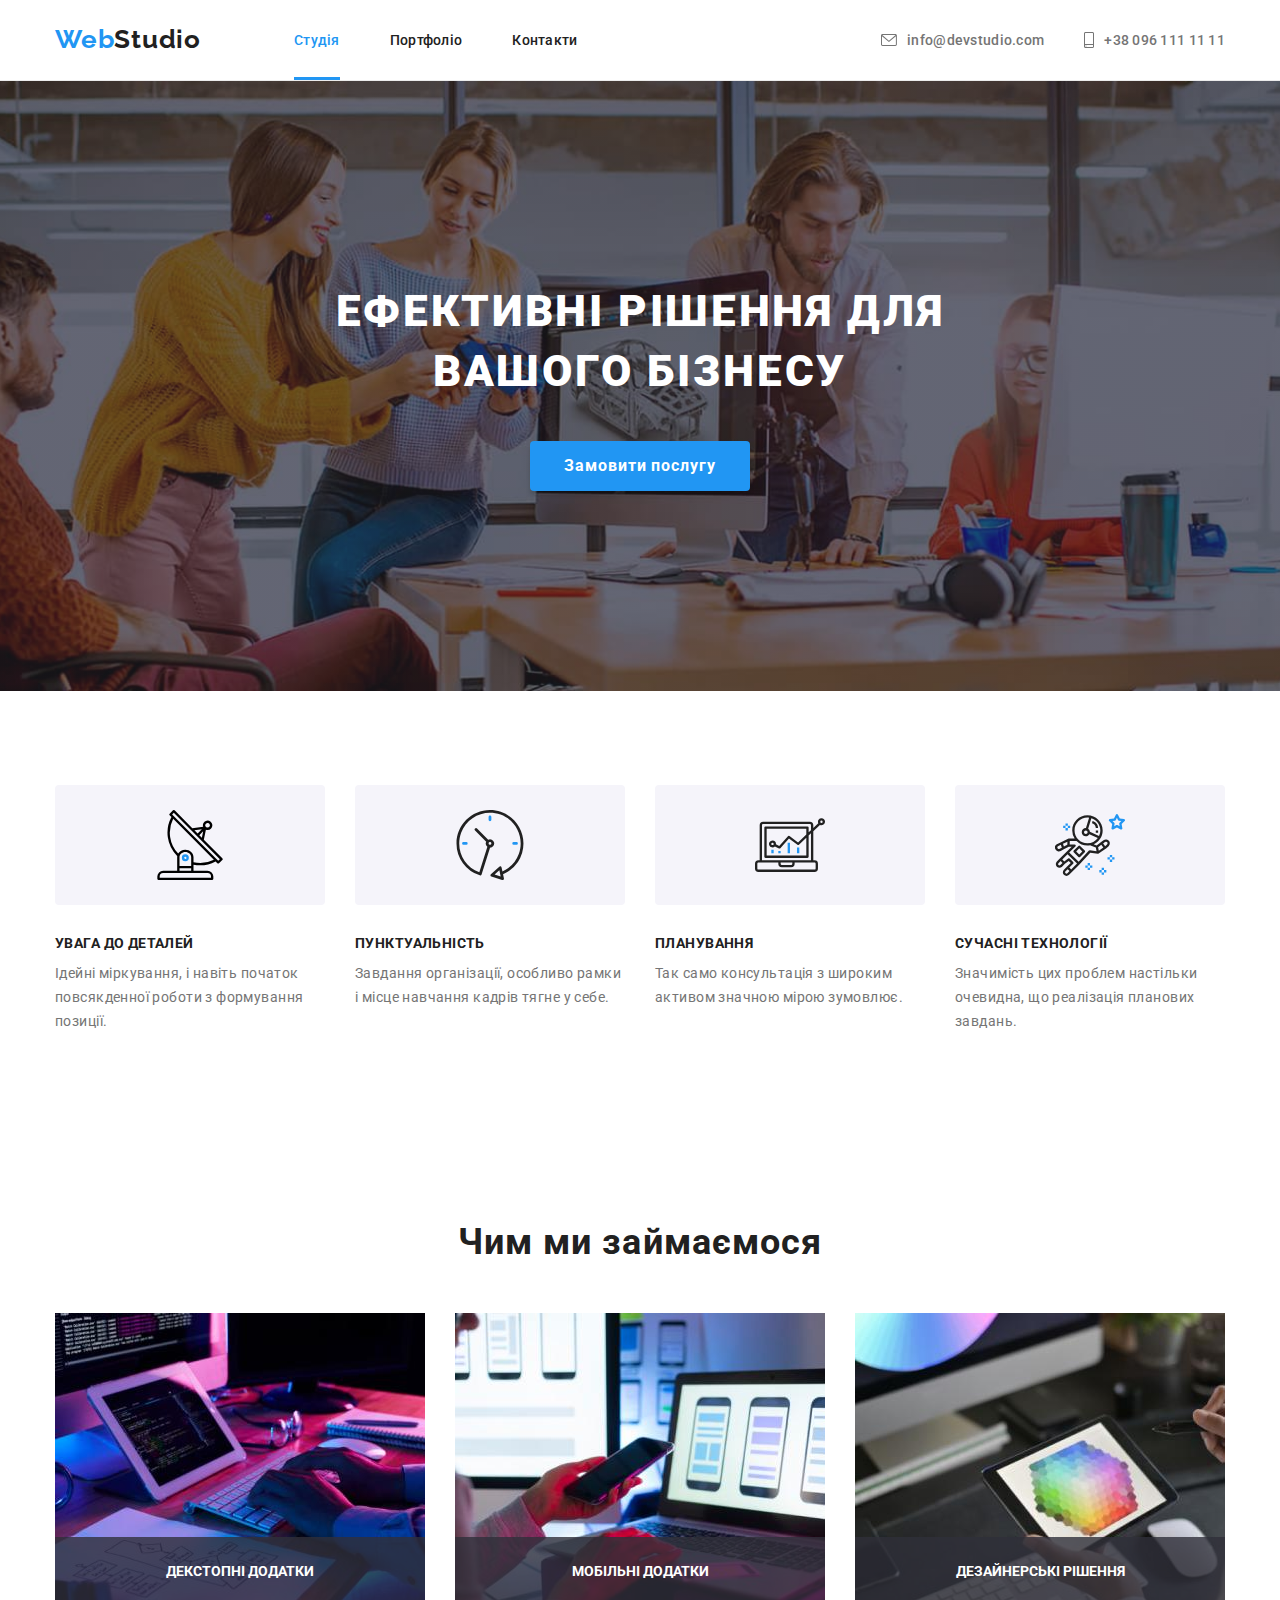
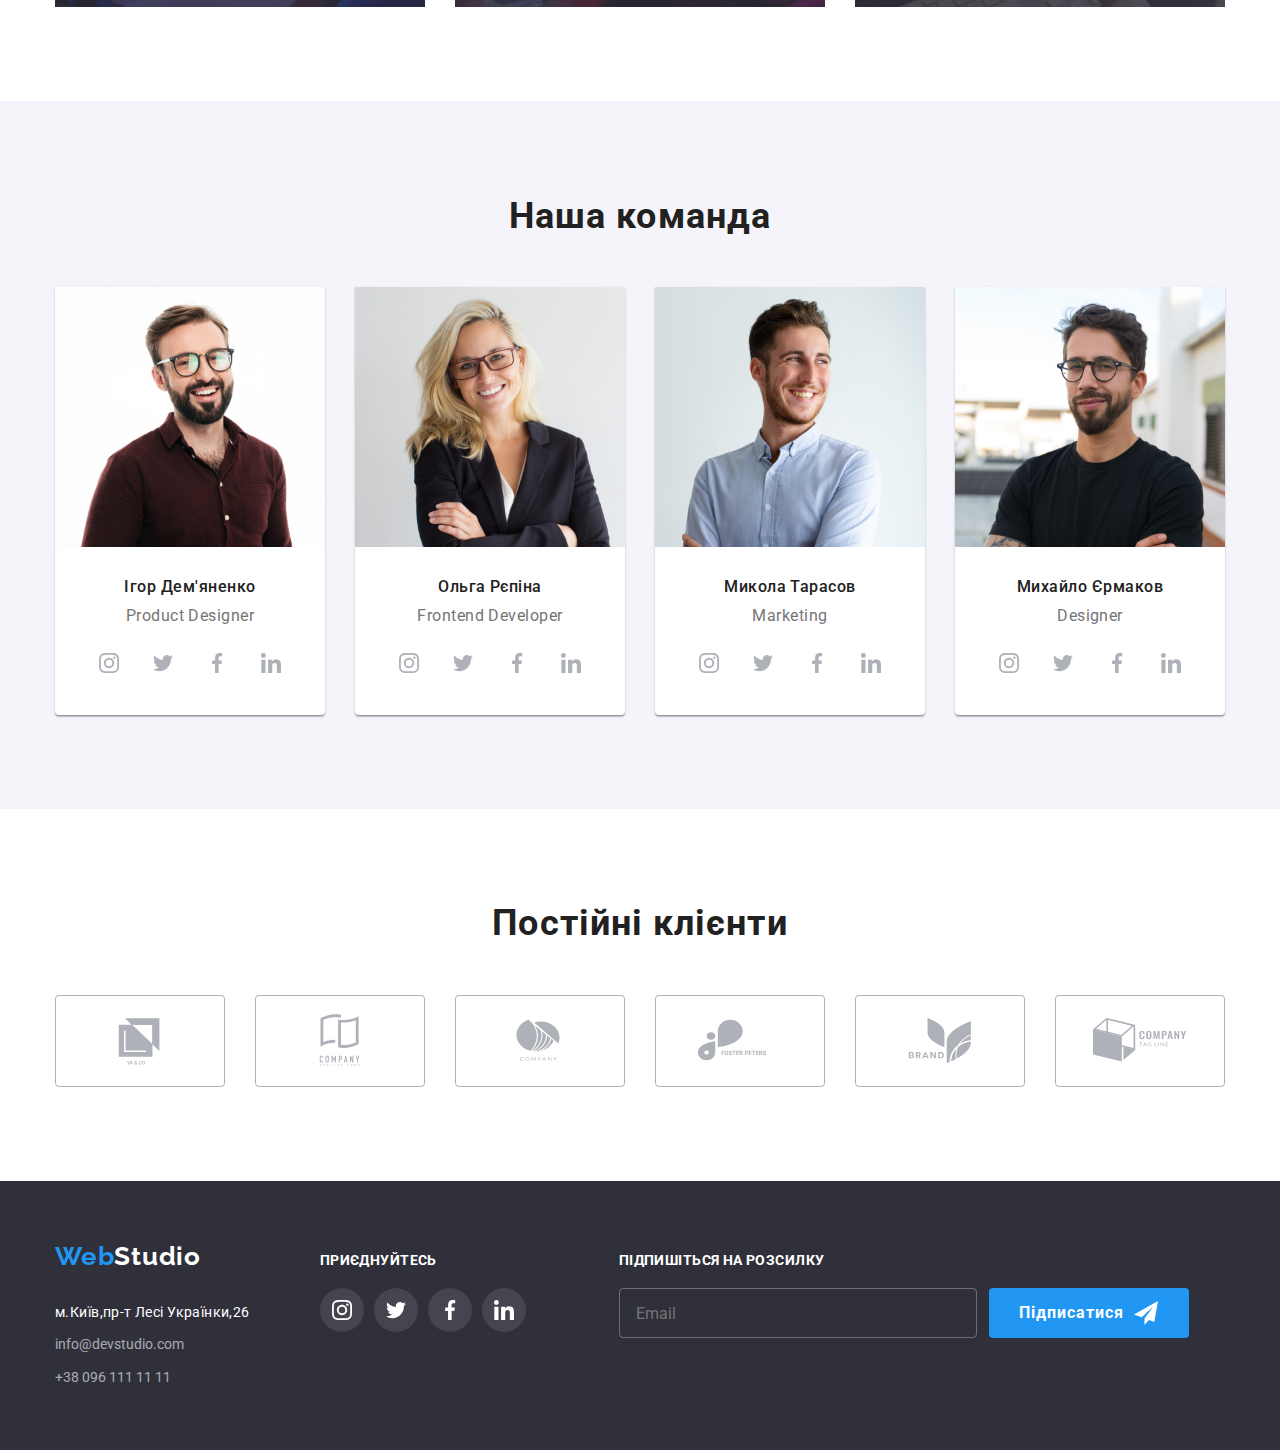
<file: index.html>
<!DOCTYPE html>
<html lang="uk">
  <head>
    <meta charset="UTF-8" />
    <meta http-equiv="X-UA-Compatible" content="IE=edge" />
    <meta name="viewport" content="width=device-width, initial-scale=1.0" />
    <title>Веб-студія</title>
    <link
      href="https://fonts.googleapis.com/css2?family=Montserrat:wght@400;700&family=Raleway:wght@700&family=Roboto:wght@400;500;700;900&display=swap"
      rel="stylesheet"
    />
    <link
      rel="stylesheet"
      href="https://cdnjs.cloudflare.com/ajax/libs/modern-normalize/0.6.0/modern-normalize.min.css"
    />
    <link rel="stylesheet" href="./css/styles.css" />
  </head>
  <body>
    <header class="header">
      <div class="container">
        <nav class="nav">
          <a href="./index.html" class="logo-webstudio">
            <span class="web">Web</span><span class="studio">Studio</span>
          </a>
          <ul class="site-nav list">
            <li class="header-item">
              <a href="./index.html" class="link active current">Студія</a>
            </li>
            <li class="header-item">
              <a href="./portfolio.html" class="link">Портфоліо</a>
            </li>
            <li class="header-item">
              <a href="#footer" class="link">Контакти</a>
            </li>
          </ul>
        </nav>

        <ul class="contacts-header">
          <li>
            <a class="link" href="mailto:info@devstudio.com">
              <svg class="contacts-icon" width="16" height="12">
                <use href="./images/symbol-defs.svg#icon-envelope"></use>
              </svg>
              info@devstudio.com</a
            >
          </li>
          <li>
            <a class="link" href="tel:+380961111111">
              <svg class="contacts-icon" width="10" height="16">
                <use href="./images/symbol-defs.svg#icon-smartphone"></use>
              </svg>
              +38 096 111 11 11</a
            >
          </li>
        </ul>
      </div>
    </header>

    <main>
      <section class="section-title">
        <div class="container">
          <h1 class="title">Ефективні рішення для вашого бізнесу</h1>
          <div class="center">
            <button type="button" class="btn" data-modal-open>
              Замовити послугу
            </button>
          </div>
        </div>
      </section>

      <section class="section">
        <div class="container">
          <ul class="personal-qualities list">
            <li>
              <div class="container-icon">
                <svg class="icon" width="70" height="70">
                  <use href="./images/symbol-defs.svg#icon-antenna"></use>
                </svg>
              </div>
              <h3 class="qualities">УВАГА ДО ДЕТАЛЕЙ</h3>
              <p>
                Ідейні міркування, і навіть початок повсякденної роботи з
                формування позиції.
              </p>
            </li>

            <li>
              <div class="container-icon">
                <svg class="icon" width="70" height="70">
                  <use href="./images/symbol-defs.svg#icon-clock"></use>
                </svg>
              </div>
              <h3 class="qualities">ПУНКТУАЛЬНІСТЬ</h3>
              <p>
                Завдання організації, особливо рамки і місце навчання кадрів
                тягне у себе.
              </p>
            </li>

            <li>
              <div class="container-icon">
                <svg class="icon" width="70" height="70">
                  <use href="./images/symbol-defs.svg#icon-diagram"></use>
                </svg>
              </div>

              <h3 class="qualities">ПЛАНУВАННЯ</h3>
              <p>
                Так само консультація з широким активом значною мірою зумовлює.
              </p>
            </li>

            <li>
              <div class="container-icon">
                <svg class="icon" width="70" height="70">
                  <use href="./images/symbol-defs.svg#icon-astronaut"></use>
                </svg>
              </div>
              <h3 class="qualities">СУЧАСНІ ТЕХНОЛОГІЇ</h3>
              <p>
                Значимість цих проблем настільки очевидна, що реалізація
                планових завдань.
              </p>
            </li>
          </ul>
        </div>
      </section>

      <section class="section">
        <div class="container">
          <h2 class="work-title">Чим ми займаємося</h2>
          <ul class="work-list list">
            <li class="work-item">
              <img src="./images/box1.jpg" alt="картинка" width="370" />
              <h3 class="work-caption">декстопні додатки</h3>
            </li>
            <li class="work-item">
              <img src="./images/box2.jpg" alt="картинка" width="370" />
              <h3 class="work-caption">мобільні додатки</h3>
            </li>
            <li class="work-item">
              <img src="./images/box3.jpg" alt="картинка" width="370" />
              <h3 class="work-caption">дезайнерські рішення</h3>
            </li>
          </ul>
        </div>
      </section>

      <section class="section-team section">
        <div class="container">
          <h2 class="ourtaem-title">Наша команда</h2>
          <ul class="ourtaem list">
            <li class="ourtaem-soc">
              <img
                class="img-contact"
                src="./images/img(1).jpg"
                alt="зображення співробітника"
                width="270"
              />
              <h3>Ігор Дем'яненко</h3>
              <p>Product Designer</p>
              <ul class="ourtaem-soc-list">
                <li>
                  <a href="#" class="container-soc-link">
                    <svg class="ourtaem-soc-icon" width="20" height="20">
                      <use href="./images/symbol-defs.svg#icon-instagram"></use>
                    </svg>
                  </a>
                </li>
                <li>
                  <a href="#" class="container-soc-link">
                    <svg class="ourtaem-soc-icon" width="20" height="20">
                      <use href="./images/symbol-defs.svg#icon-twitter"></use>
                    </svg>
                  </a>
                </li>
                <li>
                  <a href="#" class="container-soc-link">
                    <svg class="ourtaem-soc-icon" width="20" height="20">
                      <use href="./images/symbol-defs.svg#icon-facebook"></use>
                    </svg>
                  </a>
                </li>
                <li>
                  <a href="#" class="container-soc-link">
                    <svg class="ourtaem-soc-icon" width="20" height="20">
                      <use href="./images/symbol-defs.svg#icon-linkedin"></use>
                    </svg>
                  </a>
                </li>
              </ul>
            </li>
            <li class="ourtaem-soc">
              <img
                class="img-contact"
                src="./images/img(2).jpg"
                alt="зображення співробітника"
                width="270"
              />
              <h3>Ольга Рєпіна</h3>
              <p>Frontend Developer</p>
              <ul class="ourtaem-soc-list">
                <li>
                  <a href="#" class="container-soc-link">
                    <svg class="ourtaem-soc-icon" width="20" height="20">
                      <use href="./images/symbol-defs.svg#icon-instagram"></use>
                    </svg>
                  </a>
                </li>
                <li>
                  <a href="#" class="container-soc-link">
                    <svg class="ourtaem-soc-icon" width="20" height="20">
                      <use href="./images/symbol-defs.svg#icon-twitter"></use>
                    </svg>
                  </a>
                </li>
                <li>
                  <a href="#" class="container-soc-link">
                    <svg class="ourtaem-soc-icon" width="20" height="20">
                      <use href="./images/symbol-defs.svg#icon-facebook"></use>
                    </svg>
                  </a>
                </li>
                <li>
                  <a href="#" class="container-soc-link">
                    <svg class="ourtaem-soc-icon" width="20" height="20">
                      <use href="./images/symbol-defs.svg#icon-linkedin"></use>
                    </svg>
                  </a>
                </li>
              </ul>
            </li>
            <li class="ourtaem-soc">
              <img
                class="img-contact"
                src="./images/img(3).jpg"
                alt="зображення співробітника"
                width="270"
              />
              <h3>Микола Тарасов</h3>
              <p>Marketing</p>
              <ul class="ourtaem-soc-list">
                <li>
                  <a href="#" class="container-soc-link">
                    <svg class="ourtaem-soc-icon" width="20" height="20">
                      <use href="./images/symbol-defs.svg#icon-instagram"></use>
                    </svg>
                  </a>
                </li>
                <li>
                  <a href="#" class="container-soc-link">
                    <svg class="ourtaem-soc-icon" width="20" height="20">
                      <use href="./images/symbol-defs.svg#icon-twitter"></use>
                    </svg>
                  </a>
                </li>
                <li>
                  <a href="#" class="container-soc-link">
                    <svg class="ourtaem-soc-icon" width="20" height="20">
                      <use href="./images/symbol-defs.svg#icon-facebook"></use>
                    </svg>
                  </a>
                </li>
                <li>
                  <a href="#" class="container-soc-link">
                    <svg class="ourtaem-soc-icon" width="20" height="20">
                      <use href="./images/symbol-defs.svg#icon-linkedin"></use>
                    </svg>
                  </a>
                </li>
              </ul>
            </li>
            <li class="ourtaem-soc">
              <img
                class="img-contact"
                src="./images/img(4).jpg"
                alt="зображення співробітника"
                width="270"
              />
              <h3>Михайло Єрмаков</h3>
              <p>Designer</p>
              <ul class="ourtaem-soc-list">
                <li>
                  <a href="#" class="container-soc-link">
                    <svg class="ourtaem-soc-icon" width="20" height="20">
                      <use href="./images/symbol-defs.svg#icon-instagram"></use>
                    </svg>
                  </a>
                </li>
                <li>
                  <a href="#" class="container-soc-link">
                    <svg class="ourtaem-soc-icon" width="20" height="20">
                      <use href="./images/symbol-defs.svg#icon-twitter"></use>
                    </svg>
                  </a>
                </li>
                <li>
                  <a href="#" class="container-soc-link">
                    <svg class="ourtaem-soc-icon" width="20" height="20">
                      <use href="./images/symbol-defs.svg#icon-facebook"></use>
                    </svg>
                  </a>
                </li>
                <li>
                  <a href="#" class="container-soc-link">
                    <svg class="ourtaem-soc-icon" width="20" height="20">
                      <use href="./images/symbol-defs.svg#icon-linkedin"></use>
                    </svg>
                  </a>
                </li>
              </ul>
            </li>
          </ul>
        </div>
      </section>
      <section class="section">
        <div class="container">
          <h2 class="client-title">Постійні клієнти</h2>
          <ul class="client-list">
            <li>
              <a href="#" class="client-link-icon" width="170" height="92">
                <svg class="client-icon" width="106" height="60">
                  <use href="./images/symbol-defs.svg#icon-Logo"></use>
                </svg>
              </a>
            </li>
            <li>
              <a href="#" class="client-link-icon" width="170" height="92">
                <svg class="client-icon" width="106" height="60">
                  <use href="./images/symbol-defs.svg#icon-Logo-1"></use>
                </svg>
              </a>
            </li>
            <li>
              <a href="#" class="client-link-icon" width="170" height="92">
                <svg class="client-icon" width="106" height="60">
                  <use href="./images/symbol-defs.svg#icon-Logo-2"></use>
                </svg>
              </a>
            </li>
            <li>
              <a href="#" class="client-link-icon" width="170" height="92">
                <svg class="client-icon" width="106" height="60">
                  <use href="./images/symbol-defs.svg#icon-Logo-3"></use>
                </svg>
              </a>
            </li>
            <li>
              <a href="#" class="client-link-icon" width="170" height="92">
                <svg class="client-icon" width="106" height="60">
                  <use href="./images/symbol-defs.svg#icon-Logo-4"></use>
                </svg>
              </a>
            </li>
            <li>
              <a href="#" class="client-link-icon" width="170" height="92">
                <svg class="client-icon" width="106" height="60">
                  <use href="./images/symbol-defs.svg#icon-Logo-5"></use>
                </svg>
              </a>
            </li>
          </ul>
        </div>
      </section>
    </main>
    <footer id="footer" class="footer">
      <div class="container footer-container">
        <div>
          <a href="./index.html" class="logo-footer">
            <span class="web-footer">Web</span
            ><span class="studio-footer">Studio</span>
          </a>
          <address class="address-footer">
            <ul class="contacts-footer list">
              <li class="address-list">
                <a class="address" href="https://goo.gl/maps/NiQYcTYFRRt27G937"
                  >м.Київ,пр-т Лесі Українки,26</a
                >
              </li>

              <li class="address-list">
                <a class="link-mail" href="mailto:info@devstudio.com"
                  >info@devstudio.com</a
                >
              </li>
              <li class="address-list">
                <a class="link-tel" href="tel:+380961111111"
                  >+38 096 111 11 11</a
                >
              </li>
            </ul>
          </address>
        </div>

        <div class="footer-soc">
          <h3 class="soc-title">приєднуйтесь</h3>
          <ul class="footer-soc-list">
            <li class="item">
              <a href="#" class="footer-soc-link">
                <svg class="footer-soc-icon" width="20" height="20">
                  <use href="./images/symbol-defs.svg#icon-instagram"></use>
                </svg>
              </a>
            </li>
            <li class="item">
              <a href="#" class="footer-soc-link">
                <svg class="footer-soc-icon" width="20" height="20">
                  <use href="./images/symbol-defs.svg#icon-twitter"></use>
                </svg>
              </a>
            </li>
            <li class="item">
              <a href="#" class="footer-soc-link">
                <svg class="footer-soc-icon" width="20" height="20">
                  <use href="./images/symbol-defs.svg#icon-facebook"></use>
                </svg>
              </a>
            </li>
            <li class="item">
              <a href="#" class="footer-soc-link">
                <svg class="footer-soc-icon" width="20" height="20">
                  <use href="./images/symbol-defs.svg#icon-linkedin"></use>
                </svg>
              </a>
            </li>
          </ul>
        </div>
        <div class="mail-row">
          <h3 class="headline-soc-title">Підпишіться на розсилку</h3>
          <form class="mail-form">
            <input class="text-input" type="email" placeholder="Email" />
            <button class="input-btn sumbit-btn" type="submit">
              Підписатися
              <svg class="icon-send" width="24" height="24">
                <use href="./images/symbol-defs.svg#icon-icon-send"></use>
              </svg>
            </button>
          </form>
        </div>
      </div>
    </footer>

    <div class="backdrop is-hidden" data-modal>
      <div class="modal">
        <button tupe="button" class="modal-close" data-modal-close>
          <svg class="modal-close-svg" width="11" height="11">
            <use href="./images/symbol-defs.svg#icon-Vector"></use>
          </svg>
        </button>
        <h3 class="modal-title">Залиште свої дані, ми вам передзвонимо</h3>
        <form name="contact-form" autocapitalize="on" novalidate>
          <div class="form-field">
            <label class="form-field-label" for="user-name">Ім'я</label>
            <input
              class="form-field-input"
              id="user-name"
              type="text"
              name="user-name"
            />
            <svg class="form-field-icon" width="18" height="18">
              <use href="./images/symbol-defs.svg#icon-person-black"></use>
            </svg>
          </div>

          <div class="form-field">
            <label class="form-field-label" for="user-tel">Телефон</label>
            <input
              class="form-field-input"
              id="user-tel"
              type="text"
              name="user-tel"
            />
            <svg class="form-field-icon" width="18" height="18">
              <use href="./images/symbol-defs.svg#icon-phone-black"></use>
            </svg>
          </div>

          <div class="form-field">
            <label class="form-field-label" for="user-email">Пошта</label>
            <input
              class="form-field-input"
              id="user-email"
              type="text"
              name="user-email"
            />
            <svg class="form-field-icon" width="18" height="18">
              <use href="./images/symbol-defs.svg#icon-email-black"></use>
            </svg>
          </div>
          <label class="form-field-label" for="user-comment">Коментар</label>
          <textarea
            class="form-field-textarea"
            id="user-comment"
            name="user-comment"
            placeholder="Введіть текст"
          ></textarea>
          <div class="form-field-checkbox checkbox">
            <input
              class="checkbox-input"
              id="terms-checkbox"
              type="checkbox"
              name="terms-checkbox"
            />
            <svg class="checkbox-icon" width="16" height="15">
              <use href="./images/symbol-defs.svg#icon-check"></use>
            </svg>

            <label class="checkbox-lable" for="terms-checkbox"
              >Погоджуюся з розсилкою та приймаю
              <span class="contract">Умови договору</span>
            </label>
          </div>

          <button type="submit" class="sumbit-btn">Відправити</button>
        </form>
      </div>
    </div>
    <script src="./js/modal.js"></script>
  </body>
</html>
</file>
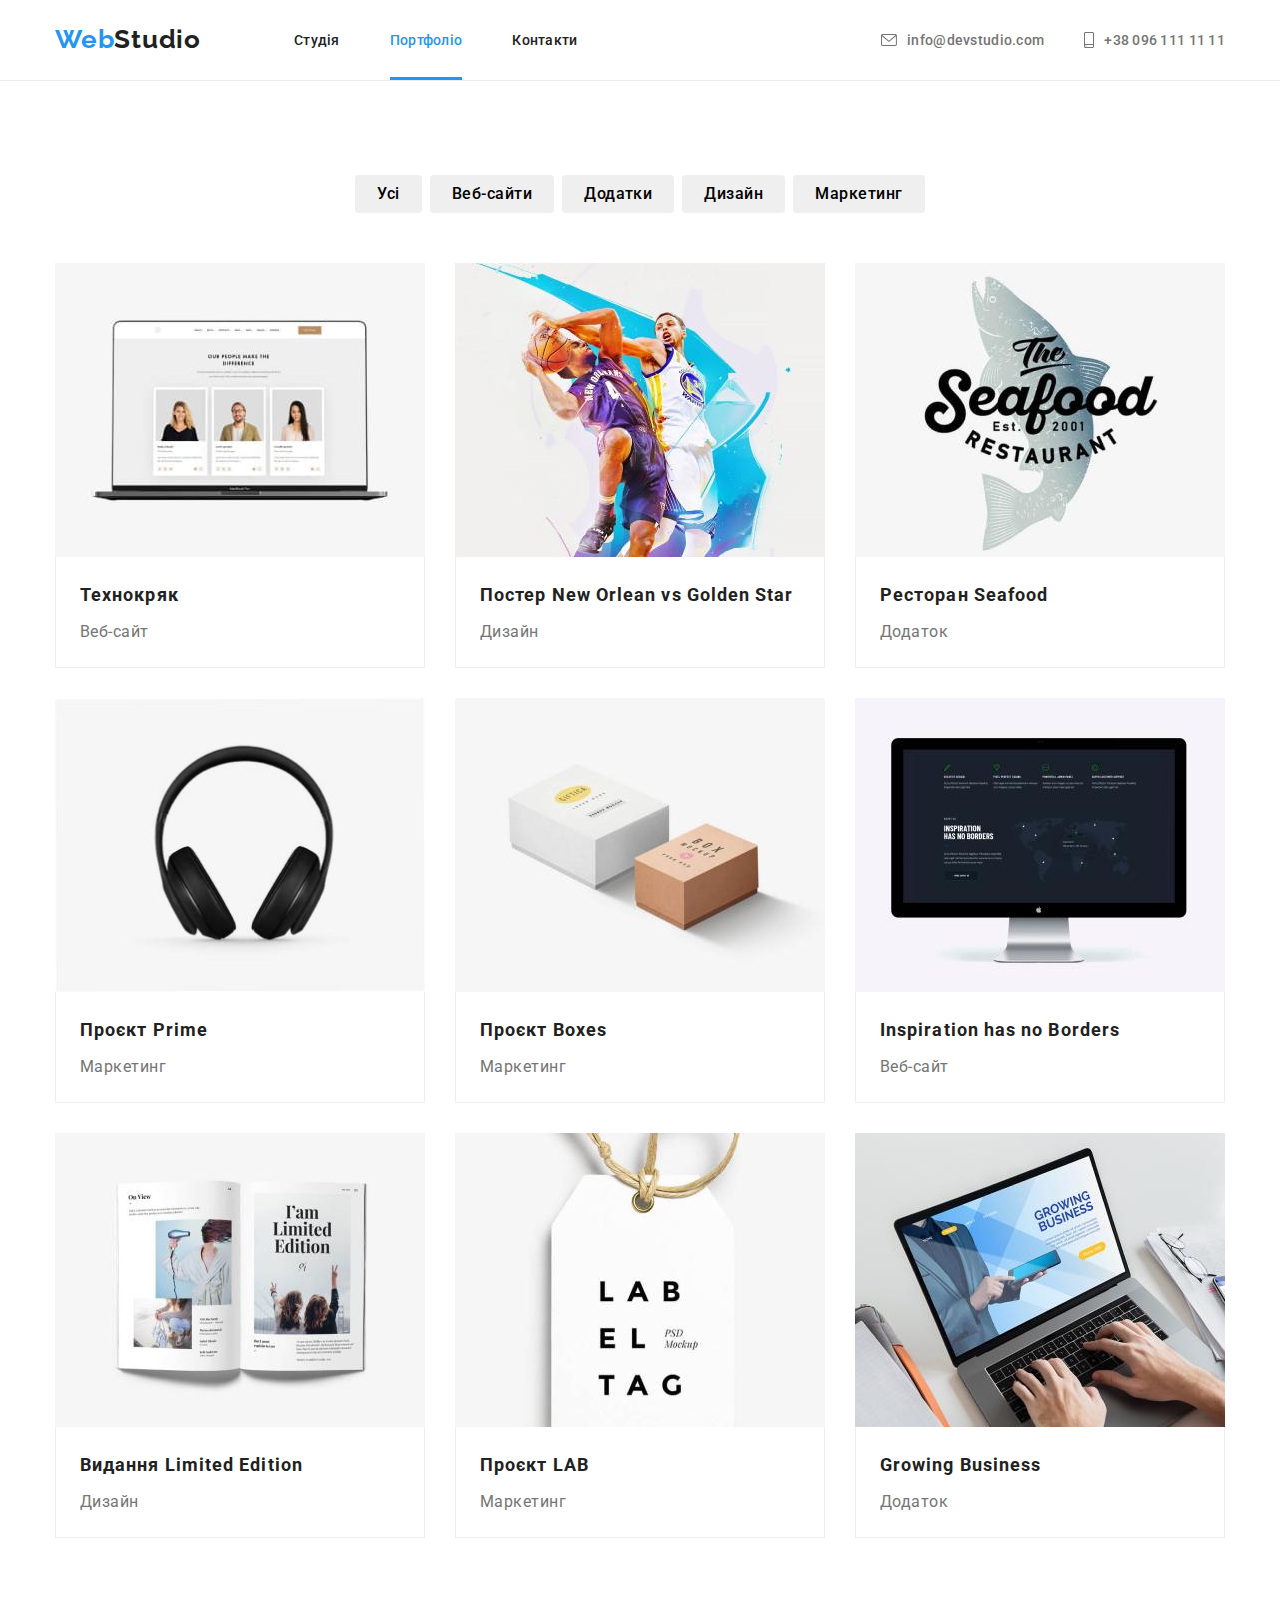
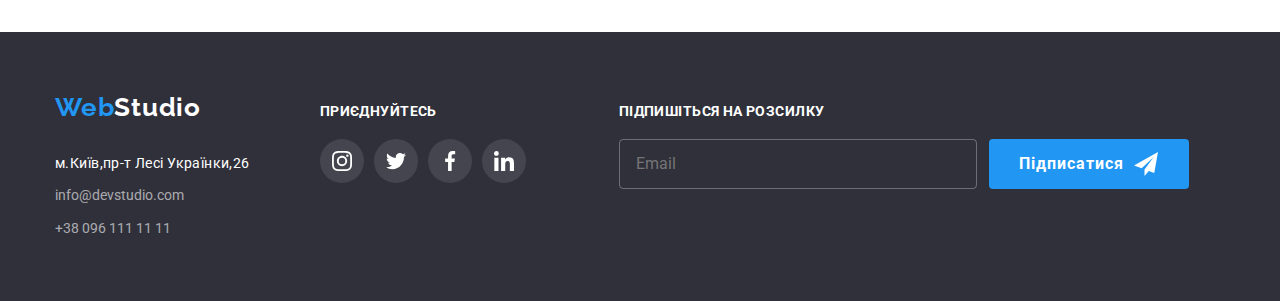
<file: portfolio.html>
<!DOCTYPE html>
<html lang="uk">
  <head>
    <meta charset="UTF-8" />
    <meta http-equiv="X-UA-Compatible" content="IE=edge" />
    <meta name="viewport" content="width=device-width, initial-scale=1.0" />
    <title>Портфоліо</title>
    <link
      href="https://fonts.googleapis.com/css2?family=Montserrat:wght@400;700&family=Raleway:wght@700&family=Roboto:wght@400;500;700;900&display=swap"
      rel="stylesheet"
    />
    <link
      rel="stylesheet"
      href="https://cdnjs.cloudflare.com/ajax/libs/modern-normalize/0.6.0/modern-normalize.min.css"
    />
    <link rel="stylesheet" href="./css/styles.css" />
  </head>
  <body>
    <header class="header">
      <div class="container">
        <nav class="nav">
          <a href="./index.html" class="logo-webstudio">
            <span class="web">Web</span><span class="studio">Studio</span>
          </a>
          <ul class="site-nav list">
            <li class="header-item">
              <a href="./index.html" class="link">Студія</a>
            </li>
            <li class="header-item">
              <a href="./portfolio.html" class="link active current"
                >Портфоліо</a
              >
            </li>
            <li class="header-item">
              <a href="#footer" class="link">Контакти</a>
            </li>
          </ul>
        </nav>
        <ul class="contacts-header">
          <li>
            <a class="link" href="mailto:info@devstudio.com">
              <svg class="contacts-icon" width="16" height="12">
                <use href="./images/symbol-defs.svg#icon-envelope"></use>
              </svg>
              info@devstudio.com</a
            >
          </li>
          <li>
            <a class="link" href="tel:+380961111111">
              <svg class="contacts-icon" width="10" height="16">
                <use href="./images/symbol-defs.svg#icon-smartphone"></use>
              </svg>
              +38 096 111 11 11</a
            >
          </li>
        </ul>
      </div>
    </header>
    <main>
      <section class="section">
        <div class="container">
          <ul class="fon">
            <li>
              <button type="button" class="button">Усі</button>
            </li>
            <li>
              <button type="button" class="button">Веб-сайти</button>
            </li>
            <li>
              <button type="button" class="button">Додатки</button>
            </li>
            <li>
              <button type="button" class="button">Дизайн</button>
            </li>
            <li>
              <button type="button" class="button">Маркетинг</button>
            </li>
          </ul>
          <ul class="list list-works">
            <li class="item-works">
              <a href class="portfolio">
                <div class="works-overlay">
                  <img src="./images/img(11).jpg" alt="картинка" width="370" />
                  <p class="overlay-text">
                    Ресурс пропонує комплексні пропозиції з різним рівнем
                    функціоналу та сервісів. Все це дозволить відвідувач
                    отримати вичерпні відомості про компанію чи приватну особу.
                  </p>
                </div>
                <div class="container-works">
                  <h2 class="portfolio-title">Технокряк</h2>
                  <p class="portfolio-description">Веб-сайт</p>
                </div>
              </a>
            </li>
            <li class="item-works">
              <a href class="portfolio">
                <div class="works-overlay">
                  <img src="./images/img(12).jpg" alt="картинка" width="370" />
                  <p class="overlay-text">
                    Ресурс пропонує комплексні пропозиції з різним рівнем
                    функціоналу та сервісів. Все це дозволить відвідувач
                    отримати вичерпні відомості про компанію чи приватну особу.
                  </p>
                </div>
                <div class="container-works">
                  <h2 class="portfolio-title">
                    Постер New Orlean vs Golden Star
                  </h2>
                  <p class="portfolio-description">Дизайн</p>
                </div>
              </a>
            </li>
            <li class="item-works">
              <a href class="portfolio">
                <div class="works-overlay">
                  <img src="./images/img(13).jpg" alt="картинка" width="370" />
                  <p class="overlay-text">
                    Ресурс пропонує комплексні пропозиції з різним рівнем
                    функціоналу та сервісів. Все це дозволить відвідувач
                    отримати вичерпні відомості про компанію чи приватну особу.
                  </p>
                </div>
                <div class="container-works">
                  <h2 class="portfolio-title">Ресторан Seafood</h2>
                  <p class="portfolio-description">Додаток</p>
                </div>
              </a>
            </li>
            <li class="item-works">
              <a href class="portfolio">
                <div class="works-overlay">
                  <img src="./images/img(14).jpg" alt="картинка" width="370" />
                  <p class="overlay-text">
                    Ресурс пропонує комплексні пропозиції з різним рівнем
                    функціоналу та сервісів. Все це дозволить відвідувач
                    отримати вичерпні відомості про компанію чи приватну особу.
                  </p>
                </div>
                <div class="container-works">
                  <h2 class="portfolio-title">Проєкт Prime</h2>
                  <p class="portfolio-description">Маркетинг</p>
                </div>
              </a>
            </li>
            <li class="item-works">
              <a href class="portfolio">
                <div class="works-overlay">
                  <img src="./images/img(15).jpg" alt="картинка" width="370" />
                  <p class="overlay-text">
                    Ресурс пропонує комплексні пропозиції з різним рівнем
                    функціоналу та сервісів. Все це дозволить відвідувач
                    отримати вичерпні відомості про компанію чи приватну особу.
                  </p>
                </div>
                <div class="container-works">
                  <h2 class="portfolio-title">Проєкт Boxes</h2>
                  <p class="portfolio-description">Маркетинг</p>
                </div>
              </a>
            </li>
            <li class="item-works">
              <a href class="portfolio">
                <div class="works-overlay">
                  <img src="./images/img(16).jpg" alt="картинка" width="370" />
                  <p class="overlay-text">
                    Ресурс пропонує комплексні пропозиції з різним рівнем
                    функціоналу та сервісів. Все це дозволить відвідувач
                    отримати вичерпні відомості про компанію чи приватну особу.
                  </p>
                </div>
                <div class="container-works">
                  <h2 class="portfolio-title">Inspiration has no Borders</h2>
                  <p class="portfolio-description">Веб-сайт</p>
                </div>
              </a>
            </li>
            <li class="item-works">
              <a href class="portfolio">
                <div class="works-overlay">
                  <img src="./images/img(17).jpg" alt="картинка" width="370" />
                  <p class="overlay-text">
                    Ресурс пропонує комплексні пропозиції з різним рівнем
                    функціоналу та сервісів. Все це дозволить відвідувач
                    отримати вичерпні відомості про компанію чи приватну особу.
                  </p>
                </div>
                <div class="container-works">
                  <h2 class="portfolio-title">Видання Limited Edition</h2>
                  <p class="portfolio-description">Дизайн</p>
                </div>
              </a>
            </li>
            <li class="item-works">
              <a href class="portfolio">
                <div class="works-overlay">
                  <img src="./images/img(18).jpg" alt="картинка" width="370" />
                  <p class="overlay-text">
                    Ресурс пропонує комплексні пропозиції з різним рівнем
                    функціоналу та сервісів. Все це дозволить відвідувач
                    отримати вичерпні відомості про компанію чи приватну особу.
                  </p>
                </div>
                <div class="container-works">
                  <h2 class="portfolio-title">Проєкт LAB</h2>
                  <p class="portfolio-description">Маркетинг</p>
                </div>
              </a>
            </li>
            <li class="item-works">
              <a href class="portfolio">
                <div class="works-overlay">
                  <img src="./images/img(19).jpg" alt="картинка" width="370" />
                  <p class="overlay-text">
                    Ресурс пропонує комплексні пропозиції з різним рівнем
                    функціоналу та сервісів. Все це дозволить відвідувач
                    отримати вичерпні відомості про компанію чи приватну особу.
                  </p>
                </div>
                <div class="container-works">
                  <h2 class="portfolio-title">Growing Business</h2>
                  <p class="portfolio-description">Додаток</p>
                </div>
              </a>
            </li>
          </ul>
        </div>
      </section>
    </main>
    <footer id="footer" class="footer">
      <div class="container footer-container">
        <div>
          <a href="./index.html" class="logo-footer">
            <span class="web-footer">Web</span
            ><span class="studio-footer">Studio</span>
          </a>
          <address class="address-footer">
            <ul class="contacts-footer list">
              <li class="address-list">
                <a class="address" href="https://goo.gl/maps/NiQYcTYFRRt27G937"
                  >м.Київ,пр-т Лесі Українки,26</a
                >
              </li>
              <li class="address-list">
                <a class="link-mail" href="mailto:info@devstudio.com"
                  >info@devstudio.com</a
                >
              </li>
              <li class="address-list">
                <a class="link-tel" href="tel:+380961111111"
                  >+38 096 111 11 11</a
                >
              </li>
            </ul>
          </address>
        </div>

        <div class="footer-soc">
          <h3 class="soc-title">приєднуйтесь</h3>
          <ul class="footer-soc-list">
            <li class="item">
              <a href="#" class="footer-soc-link">
                <svg class="footer-soc-icon" width="20" height="20">
                  <use href="./images/symbol-defs.svg#icon-instagram"></use>
                </svg>
              </a>
            </li>
            <li class="item">
              <a href="#" class="footer-soc-link">
                <svg class="footer-soc-icon" width="20" height="20">
                  <use href="./images/symbol-defs.svg#icon-twitter"></use>
                </svg>
              </a>
            </li>
            <li class="item">
              <a href="#" class="footer-soc-link">
                <svg class="footer-soc-icon" width="20" height="20">
                  <use href="./images/symbol-defs.svg#icon-facebook"></use>
                </svg>
              </a>
            </li>
            <li class="item">
              <a href="#" class="footer-soc-link">
                <svg class="footer-soc-icon" width="20" height="20">
                  <use href="./images/symbol-defs.svg#icon-linkedin"></use>
                </svg>
              </a>
            </li>
          </ul>
        </div>
        <div class="mail-row">
          <h3 class="headline-soc-title">Підпишіться на розсилку</h3>
          <form class="mail-form">
            <input class="text-input" type="email" placeholder="Email" />
            <button class="input-btn sumbit-btn" type="submit">
              Підписатися
              <svg class="icon-send" width="24" height="24">
                <use href="./images/symbol-defs.svg#icon-icon-send"></use>
              </svg>
            </button>
          </form>
        </div>
      </div>
    </footer>
    <script src="./js/modal.js"></script>
  </body>
</html>
</file>
<file: css/styles.css>
:root {
  --text-color: #212121;
  --text-hover-color: #2196f3;
  --text-white-color: #ffffff;
  --primary-text-color: #757575;
  --background-footer: #2f303a;
  --text-section: #f5f4fa;
}

ul {
  list-style: none;
  padding: 0;
  margin: 0;
}

body {
  font-family: Roboto, sans-serif;
  color: var(--text-color);
}

h1,
h2,
h3,
h4,
h5,
h6,
p {
  margin: 0;
}

.list {
  list-style: none;
  padding-left: 0;
  margin: 0;
}

.link {
  text-decoration: none;
  color: inherit;
}

.current::after {
  display: block;
  position: absolute;
  bottom: 0;
  left: 0;
  content: "";
  background-color: var(--text-hover-color);
  width: 100%;
  height: 3px;
}

img {
  display: block;
  max-width: 100%;
  height: auto;
}

address {
  font-style: normal;
}

.header {
  border-bottom: 1px solid #ececec;
}

.address-list:not(:last-child) {
  margin-bottom: 9px;
}

.header > .container {
  display: flex;
  align-items: center;
}

.header-menu {
  font-style: normal;
  font-weight: 500;
  font-size: 14px;
  line-height: 16px;
}

.works-overlay {
  position: relative;
  overflow: hidden;
}

.overlay-text {
  position: absolute;
  width: 100%;
  height: 100%;
  font-size: 18px;
  line-height: 1.55;
  padding: 63px 24px;
  top: 100%;
  left: 0;
  color: var(--text-white-color);
  background-color: var(--text-hover-color);
  transform: translateY (100%);
  transition: top 0.25s cubic-bezier(0.4, 0, 0.2, 1);
}

.item-works:hover .overlay-text {
  top: 0;
}

.site-nav {
  display: flex;
  align-items: center;
  gap: 50px;
}

.ul {
  margin-top: 94px;
  padding-left: 0px;
}

.contacts-header {
  display: flex;
  gap: 40px;
  margin-left: auto;
  align-items: center;
}

.contacts-icon {
  fill: currentColor;
  margin-right: 10px;
}

.container-icon {
  width: 270px;
  height: 120px;
  display: flex;
  justify-content: center;
  align-items: center;
  background: #f5f4fa;
  border-radius: 4px;
  margin-bottom: 30px;
}

.ul {
  margin: 0px;
  padding: 0px;
  list-style: none;
}

.header-item {
  display: flex;
  position: relative;
}
.section {
  padding-top: 94px;
  padding-bottom: 94px;
}

.btn {
  box-shadow: 0px 4px 4px rgba(0, 0, 0, 0.15);
  border-radius: 4px;
  padding: 10px 34px;

  font-family: inherit;
  font-weight: 700;
  font-size: 16px;
  line-height: 1.9;
  align-items: center;
  text-align: center;
  letter-spacing: 0.06em;
  cursor: pointer;
  display: block;
  margin: auto;
  color: var(--text-white-color);
  background-color: var(--text-hover-color);
  border: none;
  transition: background-color 250ms cubic-bezier(0.4, 0, 0.2, 1);
}

.btn:hover,
.btn:focus {
  background-color: #188ce8;
}

.button {
  font-family: inherit;
  font-weight: 500;
  font-size: 16px;
  line-height: 1.6;
  text-decoration: none;
  text-align: center;

  letter-spacing: 0.03em;

  border-radius: 4px;
  outline: none;
  border: none;
  cursor: pointer;
  padding: 6px 22px;
  transition: background-color 250ms cubic-bezier(0.4, 0, 0.2, 1),
    color 250ms cubic-bezier(0.4, 0, 0.2, 1),
    box-shadow 250ms cubic-bezier(0.4, 0, 0.2, 1);
}

.button:hover,
.button:focus {
  background-color: var(--text-hover-color);
  color: var(--text-white-color);
  box-shadow: 0px 3px 1px rgba(0, 0, 0, 0.1), 0px 1px 2px rgba(0, 0, 0, 0.08),
    0px 2px 2px rgba(0, 0, 0, 0.12);
}
.link {
  text-decoration: none;
  font-family: "Roboto";
  font-style: normal;
  font-weight: 500;
  font-size: 14px;
  line-height: 16px;
  letter-spacing: 0.02em;

  color: var(--primary-text-color);
}
.link:hover,
.link:focus {
  color: --text-hover-color;
  text-shadow: 0px 4px 4px rgba(0, 0, 0, 0.25);
}

.logo-webstudio {
  font-family: "Raleway", sans-serif;
  font-style: normal;
  font-weight: bold;
  font-size: 26px;
  line-height: 31px;
  text-decoration: none;

  letter-spacing: 0.03em;
  margin-right: 93px;
  padding-top: 24px;
  padding-bottom: 25px;
}

.web {
  color: var(--text-hover-color);
}

.studio {
  color: var(--text-color);
}

.nav {
  display: flex;
}

.footer {
  background: var(--background-footer);
}

.logo-footer {
  text-decoration: none;
  font-family: "Raleway";
  font-style: normal;
  font-weight: 700;
  font-size: 26px;
  line-height: 31px;
  letter-spacing: 0.03em;

  color: var(--text-white-color);
}

.web-footer {
  color: var(--text-hover-color);
}

.studio-footer {
  color: var(--text-white-color);
}

.contacts-header a {
  align-items: center;
  display: flex;
  font-family: "Roboto";
  font-style: normal;
  font-weight: 500;
  font-size: normal;
  line-height: 16px;
  letter-spacing: 0.02em;

  color: var(--primary-text-color);
  transition: color 250ms cubic-bezier(0.4, 0, 0.2, 1);
}

.contacts-header a:hover,
.contacts-header a:focus {
  color: var(--text-hover-color);
}

/* .contacts-footer a {
  background-attachment: grey;
  font-family: "Roboto";
  font-style: normal;
  font-weight: normal;
  text-decoration: none;
  font-size: 14px;
  line-height: 24px;

  letter-spacing: 0.03em;
} */

/* .contacts-footer a:hover,
.contacts-footer a:focus {
  color: var(--text-hover-color);
} */

.site-nav .link {
  padding-top: 32px;
  padding-bottom: 32px;
  font-weight: 500;
  font-size: 14px;
  line-height: 16px;
  letter-spacing: 0.02em;
  text-decoration: none;

  color: var(--text-color);
  transition: color 250ms cubic-bezier(0.4, 0, 0.2, 1);
}

.site-nav .link:hover,
.site-nav .link:focus {
  color: var(--text-hover-color);
}
.site-nav .active.link {
  color: var(--text-hover-color);
}

.address {
  font-weight: normal;
  font-size: 14px;
  line-height: 24px;

  letter-spacing: 0.03em;
  color: var(--text-white-color);
  text-decoration: none;
}

.section-title {
  padding: 200px 0 200px 0;
  max-width: 1600px;
  margin: 0 auto;
  background-image: linear-gradient(
      rgba(47, 48, 58, 0.4),
      rgba(47, 48, 58, 0.4)
    ),
    url(../images/Imgшапка.jpg);
  background-repeat: no-repeat;
  background-position: center;
  background-size: cover;
}

.section-title .title {
  max-width: 696px;
  margin: 0 auto;
  margin-top: auto;
  margin-bottom: 40px;
  font-weight: 900;
  font-size: 44px;
  line-height: 60px;

  text-align: center;
  letter-spacing: 0.06em;
  text-transform: uppercase;

  color: var(--text-white-color);
}

.work-list {
  display: flex;
}

.work-list {
  gap: 30px;
}

.work-item {
  position: relative;
}

.work-caption {
  position: absolute;
  font-size: 14px;
  line-height: 1.14;
  text-align: center;
  text-transform: uppercase;
  display: flex;
  justify-content: center;
  align-items: center;
  width: 100%;
  height: 70px;
  left: 0;
  bottom: 0;
  background: rgba(47, 48, 58, 0.8);
  color: var(--text-white-color);
}

.qualities {
  margin-bottom: 10px;
  font-weight: 700;
  font-size: 14px;
  line-height: 16px;
  letter-spacing: 0.03em;
  text-transform: uppercase;

  color: var(--text-color);
}

.personal-qualities p {
  font-size: 14px;
  line-height: 24px;
  display: flex;
  letter-spacing: 0.03em;

  color: var(--primary-text-color);
}

.personal-qualities {
  display: flex;
  gap: 30px;
}

.work-title {
  font-weight: 700;
  font-size: 36px;
  line-height: 42px;
  text-align: center;
  letter-spacing: 0.03em;
  color: var(--text-color);
  margin-bottom: 50px;
}

.section-team {
  background: var(--text-section);
  padding-bottom: 94px;
}

.ourtaem {
  display: flex;
  gap: 30px;
}

.ourtaem-soc {
  padding-bottom: 30px;
  background-color: white;
}

.ourtaem-soc {
  background: #ffffff;
  box-shadow: 0px 1px 3px rgb(0 0 0 / 12%), 0px 1px 1px rgb(0 0 0 / 14%),
    0px 2px 1px rgb(0 0 0 / 20%);
  border-radius: 0px 0px 4px 4px;
}

.ourtaem-soc-icon {
  /* width: 20px;
  height: 20px;
  align-items: center; */
  fill: currentColor;
}

.container {
  width: 1200px;
  margin-left: auto;
  margin-right: auto;
  padding-left: 15px;
  padding-right: 15px;
}

.container-soc-list {
  display: flex;
  align-items: center;
  justify-content: center;
  text-decoration: none;
  width: 44px;
  height: 44px;
  border-radius: 50%;
  color: #afb1b8;
}

.container-soc-link {
  width: 44px;
  height: 44px;
  display: flex;
  border-radius: 50%;
  align-items: center;
  justify-content: center;
  color: #afb1b8;
  transition: background-color 250ms cubic-bezier(0.4, 0, 0.2, 1);
}

.container-soc-link:hover,
.container-soc-link:focus {
  color: #ffffff;
  background-color: #2196f3;
}

.container-works {
  padding: 20px 24px;
  border-bottom: 1px solid #eeeeee;
  border-right: 1px solid #eeeeee;
  border-left: 1px solid #eeeeee;
}

.ourtaem-title {
  font-weight: 700;
  font-size: 36px;
  line-height: 42px;
  text-align: center;
  letter-spacing: 0.03em;

  color: var(--text-color);
  margin-bottom: 50px;
}

.ourtaem h3 {
  font-weight: 500;
  font-size: 16px;
  line-height: 19px;

  text-align: center;
  letter-spacing: 0.03em;

  color: var(--text-color);
  margin-bottom: 10px;
  padding-top: 30px;
}
.ourtaem p {
  font-weight: 400;
  font-size: 16px;
  line-height: 19px;

  text-align: center;
  letter-spacing: 0.03em;

  color: var(--primary-text-color);
  margin-bottom: 16px;
}

.list-works {
  display: flex;
  flex-wrap: wrap;
  gap: 30px;
}

.item-works {
  width: calc((100% - 60px) / 3);
}

.item {
  width: 44px;
  height: 44px;
}

.client-title {
  font-size: 36px;
  line-height: 1.16;
  text-align: center;
  letter-spacing: 0.03em;
  color: #212121;
  margin-bottom: 50px;
}

.client-list {
  display: flex;
  align-items: center;
  justify-content: center;
  gap: 30px;
}

.client-link-icon {
  display: flex;
  align-items: center;
  fill: #afb1b8;
  width: 170px;
  height: 92px;
  border: 1px solid #afb1b8;
  border-radius: 4px;
  justify-content: center;
  transition: border-color 250ms cubic-bezier(0.4, 0, 0.2, 1),
    fill 250ms cubic-bezier(0.4, 0, 0.2, 1);
}

.client-link-icon:hover,
.client-link-icon:focus {
  border: 1px solid var(--text-hover-color);
  fill: var(--text-hover-color);
}

.ourtaem-soc-list {
  gap: 10px;
  display: flex;
  justify-content: center;
}

.ourtaem-soc-link {
  width: 20px;
  height: 20px;
  align-items: center;
  fill: currentColor;
}

.portfolio {
  text-decoration: none;
  display: inline-block;
  transition: box-shadow 0.25s cubic-bezier(0.4, 0, 0.2, 1);
}

.item-works:hover .portfolio {
  box-shadow: 0px 1px 3px rgba(0, 0, 0, 0.12), 0px 1px 1px rgba(0, 0, 0, 0.14),
    0px 2px 1px rgba(0, 0, 0, 0.2);
}

.portfolio-title {
  font-weight: 700;
  font-size: 18px;
  line-height: 36px;

  letter-spacing: 0.06em;

  color: var(--text-color);
  margin-bottom: 4px;
}

.portfolio-description {
  font-weight: 400;
  font-size: 16px;
  line-height: 30px;

  letter-spacing: 0.03em;

  color: var(--primary-text-color);
}

.footer {
  padding-top: 60px;
  padding-bottom: 60px;
}

.footer-container {
  align-items: baseline;
  display: flex;
}

.address-footer {
  display: flex;
  flex-direction: column;
  gap: 12px;
  margin-top: 28px;
  font-size: 14px;
  line-height: 1.14;
}

.link-mail,
.link-tel {
  color: rgba(255, 255, 255, 0.6);

  font-weight: 400;
  font-size: 14px;
  line-height: 1.7;
  text-decoration: none;
  font-style: normal;
  transition: 250ms cubic-bezier(0.4, 0, 0.2, 1);
}

.link-mail:hover,
.link-mail:focus {
  color: var(--text-hover-color);
}

.link-tel:hover,
.link-tel:focus {
  color: var(--text-hover-color);
}

.soc-title {
  font-style: normal;
  font-weight: 700;
  font-size: 14px;
  line-height: 16px;
  letter-spacing: 0.03em;
  text-transform: uppercase;

  color: #ffffff;
  margin-bottom: 20px;
}

.footer-soc {
  margin-left: 70px;
  margin-right: 93px;
}

.footer-soc-list {
  display: flex;
  justify-content: center;
  gap: 10px;
}

.footer-soc-link {
  align-items: center;
  justify-content: center;
  display: flex;
  height: 100%;
  width: 100%;
  border-radius: 50%;
  background-color: rgba(255, 255, 255, 0.1);
  color: var(--text-white-color);
  transition: background-color 250ms ease;
}

.footer-soc-icon {
  fill: currentColor;
}

.footer-soc-link:hover,
.footer-soc-link:focus {
  color: #ffffff;
  background-color: #2196f3;
}

.fon {
  display: flex;
  gap: 8px;
  margin-bottom: 50px;
  justify-content: center;
}

/*modal*/

.backdrop {
  position: fixed;
  top: 0;
  width: 100%;
  height: 100%;
  background-color: rgba(0, 0, 0, 0.2);
  transition: opacity 300ms cubic-bezier(0.4, 0, 0.2, 1),
    visibility 300ms cubic-bezier(0.4, 0, 0.2, 1);
}

.modal {
  width: 528px;
  min-height: 581px;
  max-height: 90vh;
  background-color: var(--text-white-color);
  box-shadow: 0px 1px 3px rgb(0 0 0 / 12%), 0px 1px 1px rgb(0 0 0 / 14%),
    0px 2px 1px rgb(0 0 0 / 20%);
  border-radius: 4px;
  position: absolute;
  padding: 40px;
  top: 50%;
  left: 50%;
  transform: translate(-50%, -50%);
  transition: transform 250ms cubic-bezier(0.4, 0, 0.2, 1);
  overflow-y: auto;
}

.modal-title {
  text-align: center;
  margin-bottom: 12px;
}

.modal-close {
  position: absolute;
  top: 8px;
  right: 8px;
  width: 30px;
  height: 30px;
  background: #ffffff;
  border: 1px solid rgba(0, 0, 0, 0.1);
  border-radius: 50%;
  cursor: pointer;
  transition: color 250ms cubic-bezier(0.4, 0, 0.2, 1);
}

.modal-close:hover {
  fill: var(--text-hover-color);
}

.is-hidden {
  opacity: 0;
  visibility: hidden;
  pointer-events: none;
}

/* form */

.form-field-label {
  font-weight: 400;
  font-size: 12px;
  line-height: 1.16;
  display: block;
  margin-bottom: 4px;
  color: var(--primary-text-color);
}

.form-field-input {
  outline: none;
  width: 100%;
  height: 40px;
  padding-left: 42px;
  padding-right: 12px;
  border: 1px solid rgba(33, 33, 33, 0.2);
  border-radius: 4px;
  transition: border-color 250ms cubic-bezier(0.4, 0, 0.2, 1);
}

.form-field-input:hover,
.form-field-input:focus {
  border-color: var(--text-hover-color);
}

.form-field-input:hover + .form-field-icon {
  fill: var(--text-hover-color);
}

.form-field-input:focus + .form-field-icon {
  fill: var(--text-hover-color);
}

.form-field-textarea {
  outline: none;
  resize: none;
  width: 100%;
  height: 120px;
  margin-bottom: 20px;
  padding-top: 12px;
  padding-left: 16px;
  padding-right: 12px;
  border: 1px solid rgba(33, 33, 33, 0.2);
  border-radius: 4px;
  transition: border-color 250ms cubic-bezier(0.4, 0, 0.2, 1);
}

.form-field-textarea:hover,
.form-field-textarea:focus {
  border-color: var(--text-hover-color);
}

.form-field-textarea::placeholder {
  font-size: 12px;
  line-height: 1.16;
}

.form-field {
  position: relative;
  margin-bottom: 10px;
}

.form-field-icon {
  position: absolute;
  top: 50%;
  left: 12px;
}

.check-icon {
  width: 16px;
  height: 15px;
}

.contract {
  color: var(--text-hover-color);
  cursor: pointer;
  text-decoration: underline;
}

.sumbit-btn {
  width: 200px;
  height: 50px;
  border-radius: 4px;
  font-family: inherit;
  font-weight: 700;
  font-size: 16px;

  line-height: 1.87;
  align-items: center;
  text-align: center;
  letter-spacing: 0.06em;
  cursor: pointer;
  display: flex;
  align-items: center;
  justify-content: center;
  margin: auto;
  color: var(--text-white-color);
  background-color: var(--text-hover-color);
  border: none;
  transition: background-color 250ms cubic-bezier(0.4, 0, 0.2, 1);
}

.sumbit-btn:hover,
.sumbit-btn:focus {
  background-color: #188ce8;
  box-shadow: 0px 4px 4px rgba(0, 0, 0, 0.15);
  border-radius: 4px;
}

.checkbox {
  display: flex;
}

.form-field-checkbox {
  margin-bottom: 30px;
  margin-left: 12px;
  color: var(--primary-text-color);
}

.checkbox-input {
  appearance: none;
}

.checkbox-lable {
  font-weight: 400;
  font-size: 14px;
  line-height: 1.7;
  position: relative;
  padding-left: 20px;
}

.checkbox-input:checked + .checkbox-icon {
  fill: var(--text-white-color);
  background-color: var(--text-hover-color);
  border-color: var(--text-hover-color);
}

.checkbox-icon {
  position: absolute;
  margin: 2px 8px 0 0;
  fill: transparent;
  border: 2px solid var(--text-color);
  box-shadow: 0px 4px 4px rgba(0, 0, 0, 0.25);
  border-radius: 2px;
}

.mail-form {
  margin-top: 20px;
  display: flex;
}

.headline-soc-title {
  font-style: normal;
  font-weight: 700;
  font-size: 14px;
  line-height: 16px;
  letter-spacing: 0.03em;
  text-transform: uppercase;

  color: var(--text-white-color);
  margin-bottom: 20px;
}

.text-input {
  margin-right: 12px;
  padding: 15px 16px;
  width: 358px;
  height: 50px;
  font-size: 16px;
  line-height: 1.25;
  background-color: transparent;
  border: solid 1px rgba(255, 255, 255, 0.3);
  border-radius: 4px;
  transition: border 250ms var(--text-hover-color);
}

.input-btn {
  display: flex;
  align-items: center;
}

.text-input:hover,
.text-input:focus {
  border-color: var(--text-hover-color);
}

.icon-send {
  margin-left: 10px;
  fill: var(--text-white-color);
}
</file>
